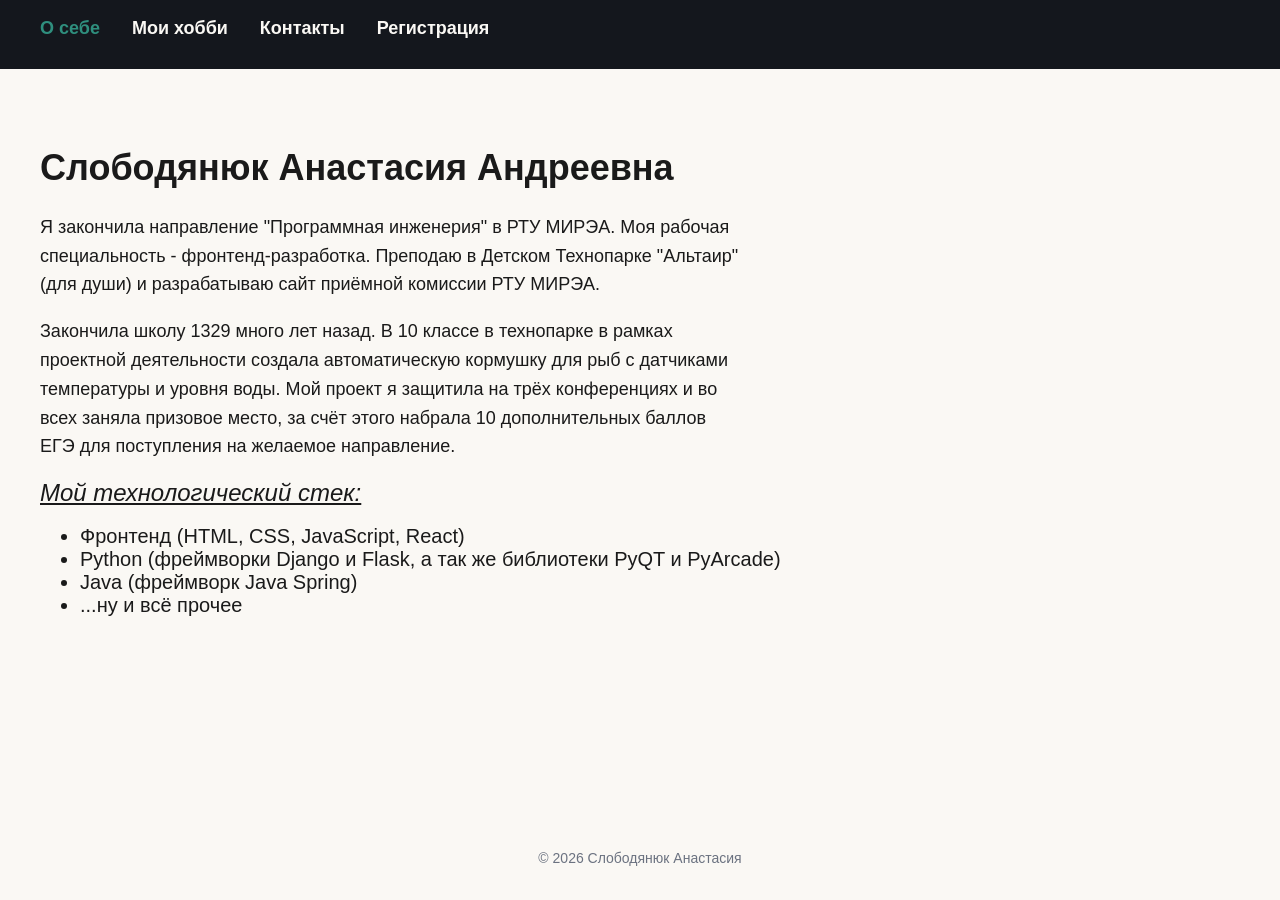
<file: resume/index.html>
<!DOCTYPE html>
<html lang="ru">
<head>
  <meta charset="UTF-8">
  <title>Слободянюк Анастасия — О себе</title>
  <link rel="stylesheet" href="style.css">
</head>
<body>

  <header>
    <nav>
      <ul class="nav-list">
        <li><a href="index.html" class="active">О себе</a></li>
        <li><a href="hobbies.html">Мои хобби</a></li>
        <li><a href="contacts.html">Контакты</a></li>
        <li><a href="register.html">Регистрация</a></li>
      </ul>
    </nav>
  </header>

  <main>
    <section class="about">
      <h1>Слободянюк Анастасия Андреевна</h1>
      <p>
        Я закончила направление "Программная инженерия" в РТУ МИРЭА. 
        Моя рабочая специальность - фронтенд-разработка. 
        Преподаю в Детском Технопарке "Альтаир" (для души) и разрабатываю сайт приёмной комиссии РТУ МИРЭА.
      </p>
      <p>
        Закончила школу 1329 много лет назад. В 10 классе в технопарке в рамках проектной деятельности создала автоматическую кормушку для рыб с датчиками температуры и уровня воды.
        Мой проект я защитила на трёх конференциях и во всех заняла призовое место, за счёт этого набрала 10 дополнительных баллов ЕГЭ для поступления на желаемое направление.
      </p>
      <u>Мой технологический стек:</u>
      <ul>
        <li>Фронтенд (HTML, CSS, JavaScript, React)</li>
        <li>Python (фреймворки Django и Flask, а так же библиотеки PyQT и PyArcade)</li>
        <li>Java (фреймворк Java Spring)</li>
        <li>...ну и всё прочее</li>
      </ul>
    </section>
  </main>

  <footer>
    <p>&copy; 2026 Слободянюк Анастасия</p>
  </footer>

</body>
</html>
</file>
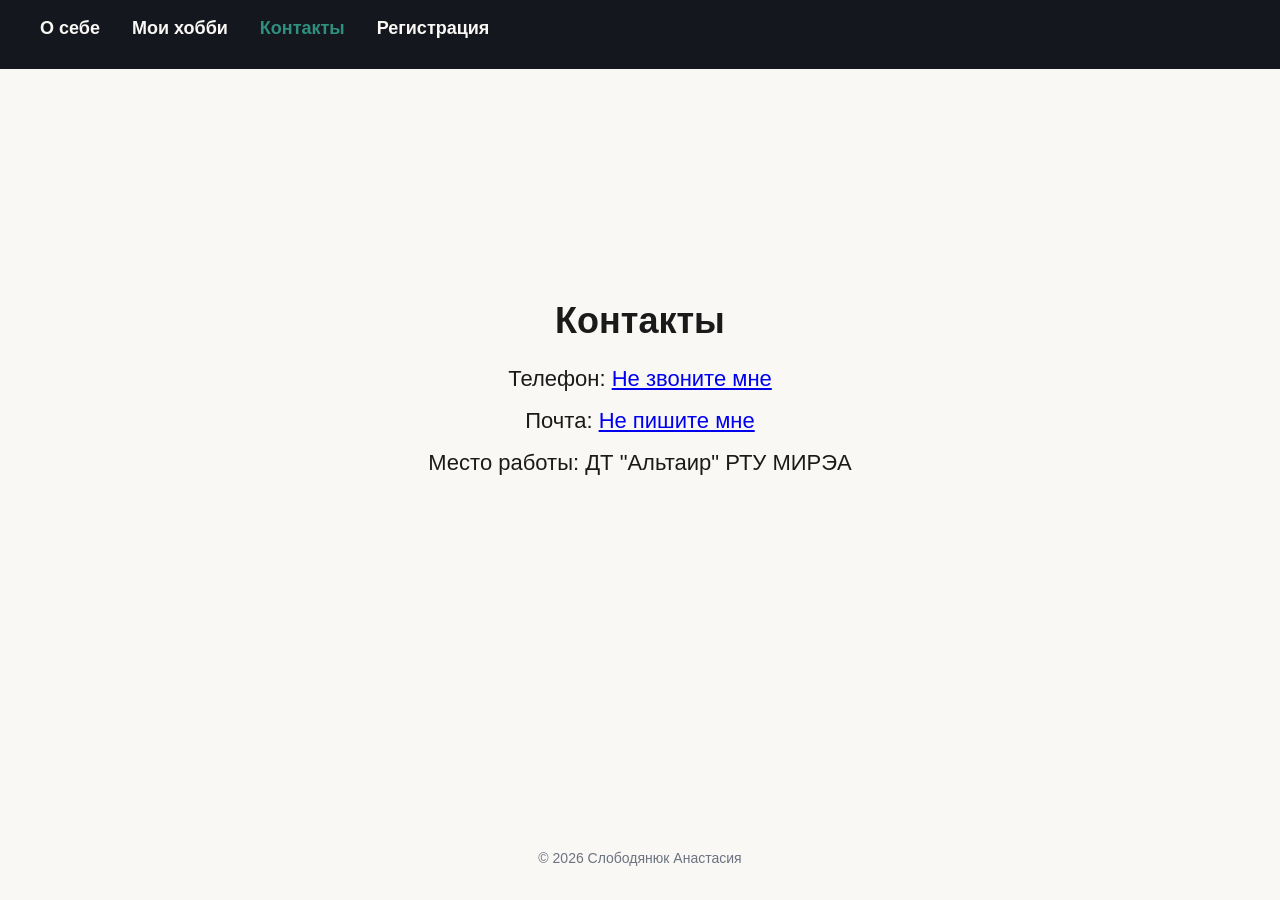
<file: resume/contacts.html>
<!DOCTYPE html>
<html lang="ru">
<head>
  <meta charset="UTF-8">
  <title>Слободянюк Анастасия — Контакты</title>
  <link rel="stylesheet" href="style.css">
</head>
<body>

  <header>
    <nav>
      <ul class="nav-list">
        <li><a href="index.html">О себе</a></li>
        <li><a href="hobbies.html">Мои хобби</a></li>
        <li><a href="contacts.html" class="active">Контакты</a></li>
        <li><a href="register.html">Регистрация</a></li>
      </ul>
    </nav>
  </header>

  <main class="contacts-page">
    <section class="contacts">
      <h1>Контакты</h1>
      <ul class="contacts-list">
        <li>Телефон: <a href="tel:+79777282066">Не звоните мне</a></li>
        <li>Почта: <a href="mailto:stasy.sl@yandex.ru">Не пишите мне</a></li>
        <li>Место работы: ДТ "Альтаир" РТУ МИРЭА</li>
      </ul>
    </section>
  </main>

  <footer>
    <p>&copy; 2026 Слободянюк Анастасия</p>
  </footer>

</body>
</html>
</file>
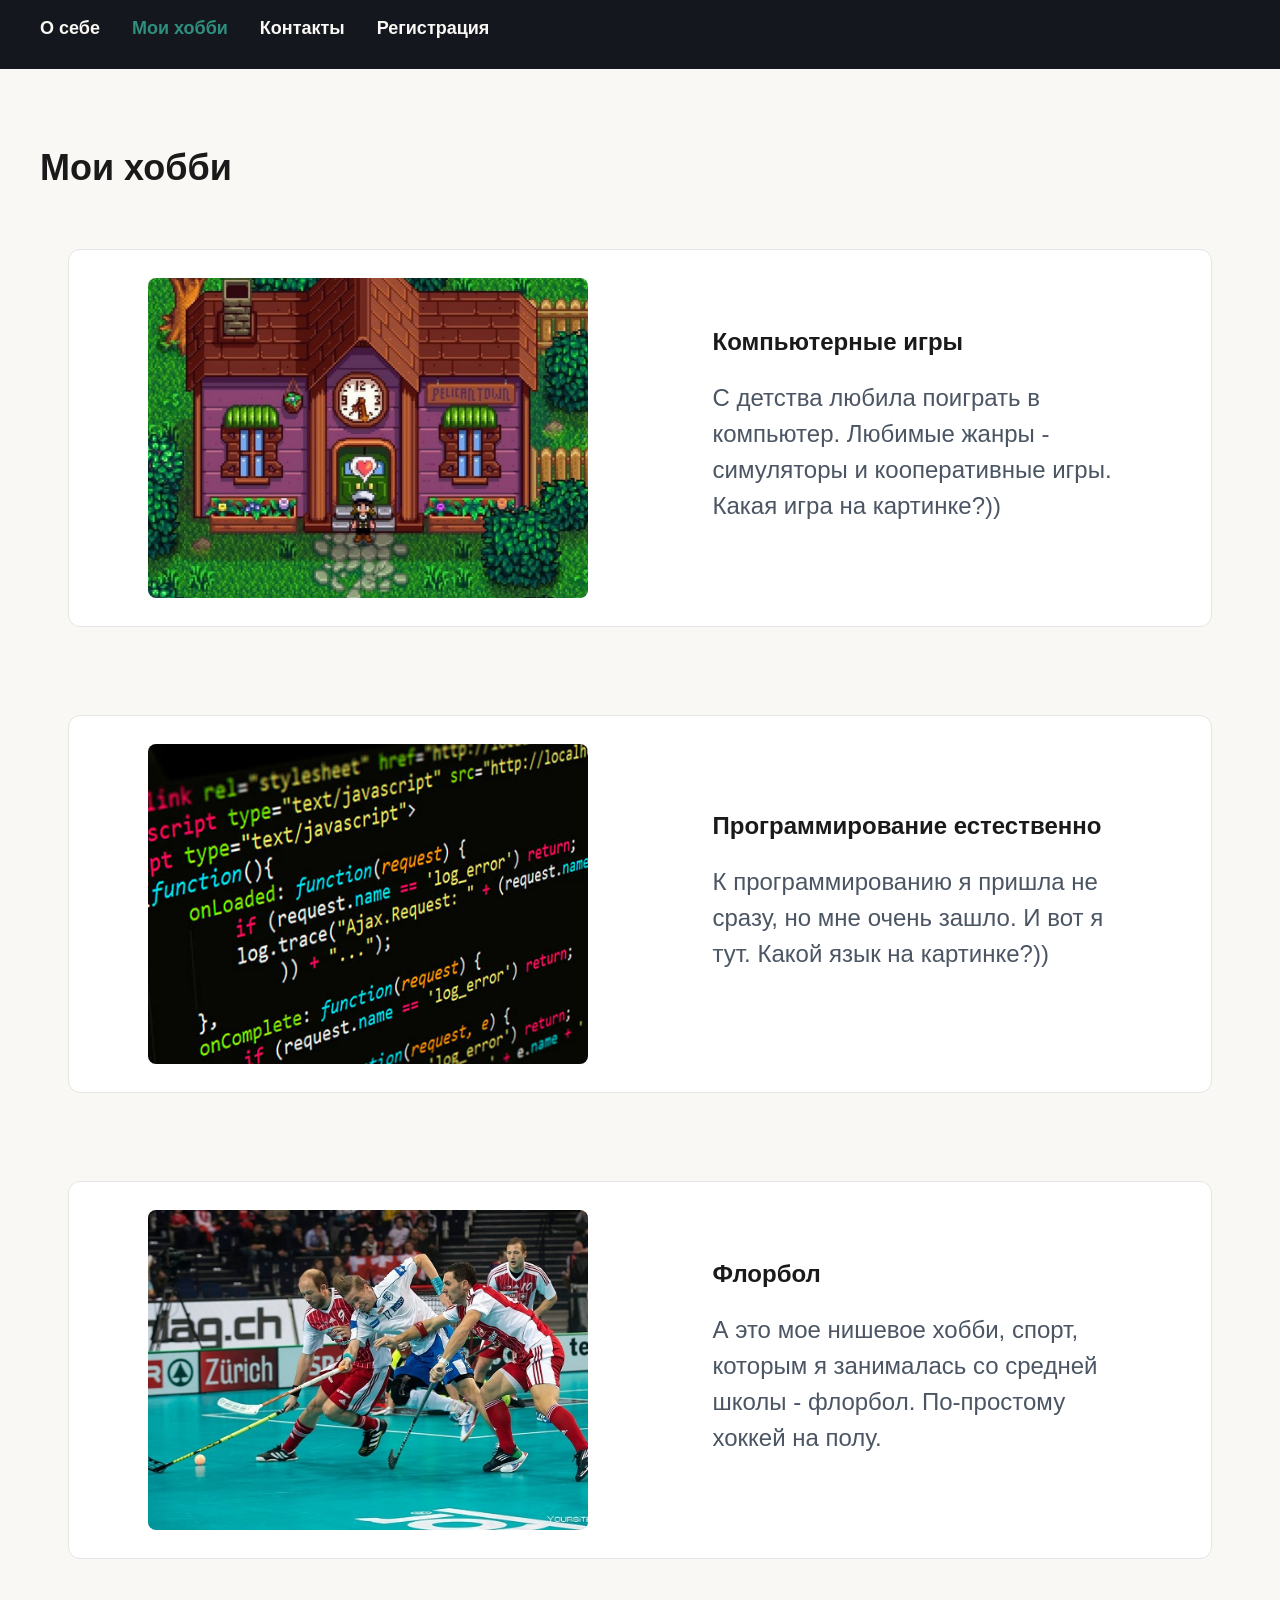
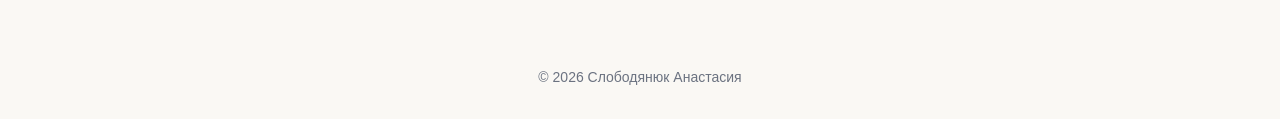
<file: resume/hobbies.html>
<!DOCTYPE html>
<html lang="ru">
<head>
  <meta charset="UTF-8">
  <title>Слободянюк Анастасия — Мои хобби</title>
  <link rel="stylesheet" href="style.css">
</head>
<body>

  <header>
    <nav>
      <ul class="nav-list">
        <li><a href="index.html">О себе</a></li>
        <li><a href="hobbies.html" class="active">Мои хобби</a></li>
        <li><a href="contacts.html">Контакты</a></li>
        <li><a href="register.html">Регистрация</a></li>
      </ul>
    </nav>
  </header>

  <main>
    <section class="hobbies">
      <h1>Мои хобби</h1>

      <div class="hobby-list">

        <article class="hobby">
          <div class="hobby-content">
            <img src="images/game.png" alt="Компьютерные игры" class="hobby-img">
            <div class="hobby-text">
              <h2>Компьютерные игры</h2>
              <p>
                С детства любила поиграть в компьютер. Любимые жанры - симуляторы и кооперативные игры. Какая игра на картинке?))
              </p>
            </div>
          </div>
        </article>

        <article class="hobby">
          <div class="hobby-content">
            <img src="images/programming.png" alt="Программирование" class="hobby-img">
            <div class="hobby-text">
              <h2>Программирование естественно</h2>
              <p>
                К программированию я пришла не сразу, но мне очень зашло. И вот я тут. Какой язык на картинке?))
              </p>
            </div>
          </div>
        </article>

        <article class="hobby">
          <div class="hobby-content">
            <img src="images/floorball.png" alt="Флорбол" class="hobby-img">
            <div class="hobby-text">
              <h2>Флорбол</h2>
              <p>
                А это мое нишевое хобби, спорт, которым я занималась со средней школы - флорбол. По-простому хоккей на полу.
              </p>
            </div>
          </div>
        </article>

      </div>
    </section>
  </main>

  <footer>
    <p>&copy; 2026 Слободянюк Анастасия</p>
  </footer>

</body>
</html>
</file>
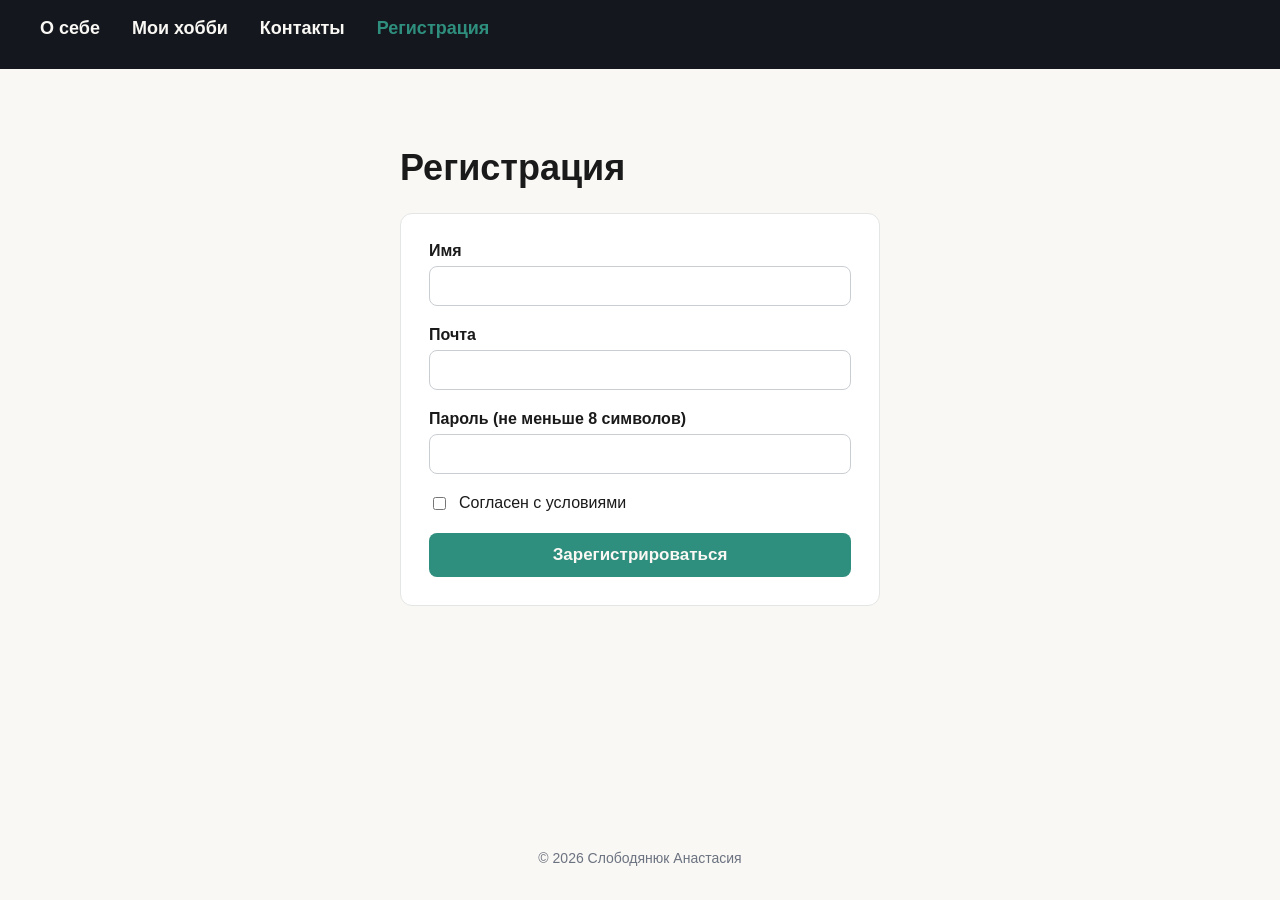
<file: resume/register.html>
<!DOCTYPE html>
<html lang="ru">
<head>
  <meta charset="UTF-8">
  <title>Слободянюк Анастасия — Регистрация</title>
  <link rel="stylesheet" href="style.css">
</head>
<body>

  <header>
    <nav>
      <ul class="nav-list">
        <li><a href="index.html">О себе</a></li>
        <li><a href="hobbies.html">Мои хобби</a></li>
        <li><a href="contacts.html">Контакты</a></li>
        <li><a href="register.html" class="active">Регистрация</a></li>
      </ul>
    </nav>
  </header>

  <main class="register-page">
    <section class="register">
      <h1>Регистрация</h1>

      <form id="register-form" action="#" method="post">
        <div class="form-field">
          <label for="username">Имя</label>
          <input type="text" id="username" name="username" required>
        </div>

        <div class="form-field">
          <label for="email">Почта</label>
          <input type="email" id="email" name="email" required>
        </div>

        <div class="form-field">
          <label for="password">Пароль (не меньше 8 символов)</label>
          <input type="password" id="password" name="password" required minlength="8">
        </div>

        <div class="form-check">
          <input type="checkbox" id="agree" name="agree" required>
          <label for="agree">Согласен с условиями</label>
        </div>

        <button type="submit">Зарегистрироваться</button>
      </form>

      <article class="result" id="result" hidden>
        <h2>Вы ввели:</h2>
        <ul class="result-list">
          <li>Имя: <span id="out-name"></span></li>
          <li>Почта: <span id="out-email"></span></li>
          <li>Пароль: <span id="out-password"></span></li>
          <li>Согласие с условиями: <span id="out-agree"></span></li>
        </ul>
      </article>
    </section>
  </main>

  <footer>
    <p>&copy; 2026 Слободянюк Анастасия</p>
  </footer>

  <script src="register.js"></script>
</body>
</html>
</file>
<file: resume/style.css>
* {
  box-sizing: border-box;
}

body {
  margin: 0;
  font-family: Arial, sans-serif;
  font-size: 18px;
  color: #1a1a1a;
  background-color: #faf8f4;
  display: flex;
  flex-direction: column;
  min-height: 100vh;
}

header {
  background-color: #14171d;
}

.nav-list {
  display: flex;
  flex-direction: row;
  gap: 32px;
  list-style: none;
  margin: 0;
  padding: 18px 100px 30px 40px;
}

.nav-list a {
  color: #faf8f4;
  text-decoration: none;
  font-weight: 600;
  font-size: 18px;
}

.nav-list a:hover,
.nav-list a.active {
  color: #2f8f7e;
}

main {
  padding: 48px 40px;
  min-height: 70vh;
  margin-bottom: auto;
}

footer {
  margin-top: auto;
  text-align: center;
  padding: 20px;
  color: #6b7280;
  font-size: 14px;
}

.about h1 {
  font-size: 36px;
  margin-bottom: 24px;
}

.about p {
  font-size: 18px;
  line-height: 1.6;
  max-width: 700px;
}

.about u {
  font-size: 24px;
  font-style: italic;
}

.about li {
  font-size: 20px;
}

.hobbies h1 {
  font-size: 36px;
  margin-bottom: 32px;
}

.hobby-list {
  display: flex;
  flex-direction: column;
  gap: 32px;
}

.hobby {
  border: 1px solid #e3e6e4;
  border-radius: 12px;
  padding: 28px;
  margin: 28px;
  background-color: #ffffff;
}

.hobby-content {
  display: flex;
  flex-direction: row;
  justify-content: space-around;
  align-items: center;
  gap: 24px;
  flex-wrap: wrap;
}

.hobby-img {
  width: 440px;
  height: 320px;
  object-fit: cover;
  border-radius: 8px;
  background-color: #e3e6e4;
}

.hobby-text {
  max-width: 420px;
}

.hobby-text h2 {
  margin-top: 0;
  font-size: 24px;
}

.hobby-text p {
  font-size:24px;
  line-height: 1.5;
  color: #4b5563;
}

.contacts-page {
  display: flex;
  flex-direction: column;
  align-items: center;
  justify-content: center;
  text-align: center;
  min-height: 70vh;
}

.contacts h1 {
  font-size: 36px;
  margin-bottom: 24px;
}

.contacts-list {
  list-style: none;
  padding: 0;
  display: flex;
  flex-direction: column;
  align-items: center;
  gap: 16px;
  font-size: 22px;
}

/* ---- страница "Регистрация" ---- */
.register-page {
  display: flex;
  flex-direction: column;
  align-items: center;
}

.register {
  width: 100%;
  max-width: 480px;
}

.register h1 {
  font-size: 36px;
  margin-bottom: 24px;
}

/* форма: поля в столбик */
#register-form {
  display: flex;
  flex-direction: column;
  gap: 20px;
  padding: 28px;
  background-color: #ffffff;
  border: 1px solid #e3e6e4;
  border-radius: 12px;
}

.form-field {
  display: flex;
  flex-direction: column;
  gap: 6px;
}

.form-field label {
  font-weight: 600;
  font-size: 16px;
}

.form-field input {
  padding: 10px 12px;
  font-size: 16px;
  border: 1px solid #c9ced3;
  border-radius: 8px;
}

.form-field input:focus {
  outline: 2px solid #2f8f7e;
  border-color: #2f8f7e;
}

/* чекбокс и подпись в одну строку */
.form-check {
  display: flex;
  flex-direction: row;
  align-items: center;
  gap: 10px;
  font-size: 16px;
}

#register-form button {
  padding: 12px;
  font-size: 17px;
  font-weight: 600;
  color: #faf8f4;
  background-color: #2f8f7e;
  border: none;
  border-radius: 8px;
  cursor: pointer;
}

#register-form button:hover {
  background-color: #247063;
}

/* блок с введёнными данными под формой */
.result {
  margin-top: 24px;
  padding: 24px 28px;
  background-color: #e6f2ef;
  border: 1px solid #b9d9d2;
  border-radius: 12px;
}

.result[hidden] {
  display: none;
}

.result h2 {
  margin: 0 0 12px;
  font-size: 22px;
}

.result-list {
  margin: 0;
  padding-left: 20px;
  font-size: 17px;
  line-height: 1.7;
}
</file>
